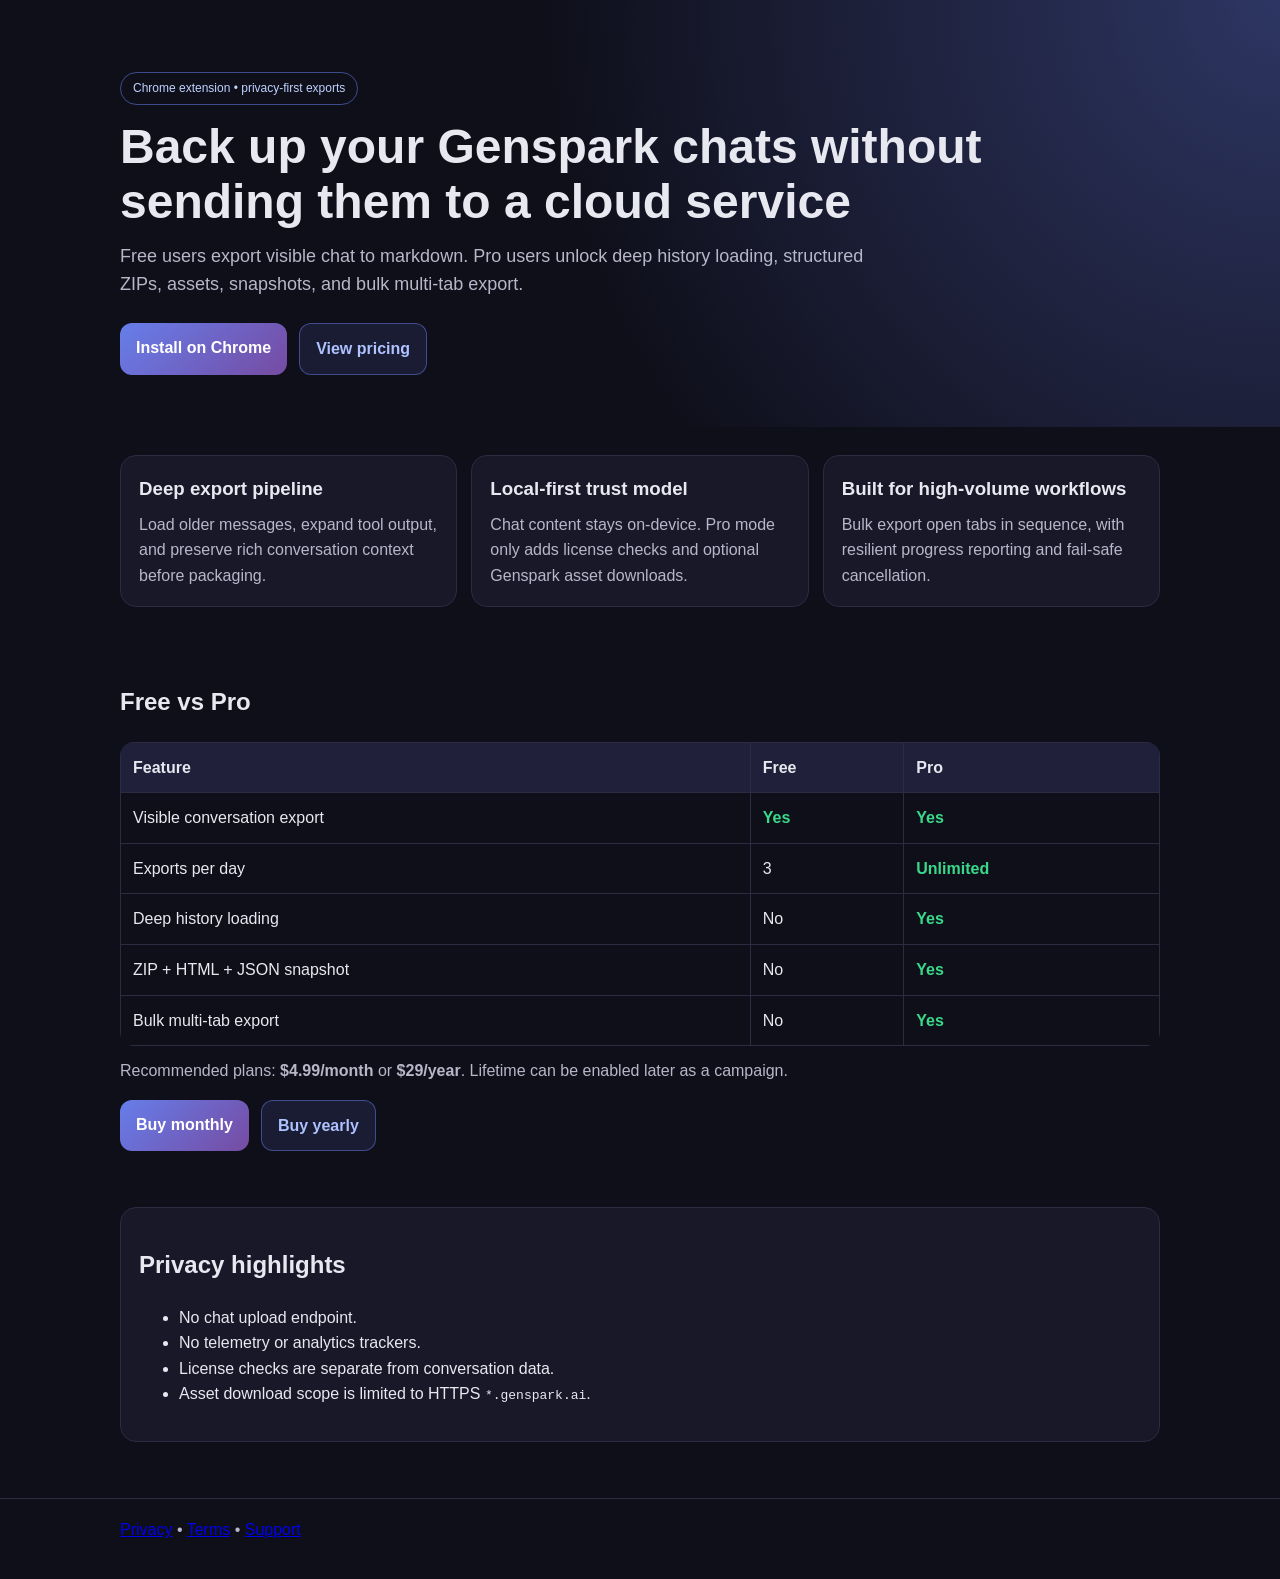
<file: index.html>
<!DOCTYPE html>
<html lang="en">
<head>
  <meta charset="UTF-8" />
  <meta name="viewport" content="width=device-width, initial-scale=1.0" />
  <title>Genspark Bulk Exporter</title>
  <meta name="description" content="Deep-export Genspark conversations to local markdown or ZIP backups. Privacy-focused and built for power users." />
  <link rel="stylesheet" href="./styles.css" />
</head>
<body>
  <main>
    <section class="hero">
      <div class="container">
        <span class="badge">Chrome extension • privacy-first exports</span>
        <h1>Back up your Genspark chats without sending them to a cloud service</h1>
        <p class="lead">Free users export visible chat to markdown. Pro users unlock deep history loading, structured ZIPs, assets, snapshots, and bulk multi-tab export.</p>
        <div class="actions">
          <a class="btn primary" href="#" aria-label="Install from Chrome Web Store">Install on Chrome</a>
          <a class="btn ghost" href="#pricing">View pricing</a>
        </div>
      </div>
    </section>

    <section class="section">
      <div class="container">
        <div class="grid">
          <article class="card">
            <h3>Deep export pipeline</h3>
            <p>Load older messages, expand tool output, and preserve rich conversation context before packaging.</p>
          </article>
          <article class="card">
            <h3>Local-first trust model</h3>
            <p>Chat content stays on-device. Pro mode only adds license checks and optional Genspark asset downloads.</p>
          </article>
          <article class="card">
            <h3>Built for high-volume workflows</h3>
            <p>Bulk export open tabs in sequence, with resilient progress reporting and fail-safe cancellation.</p>
          </article>
        </div>
      </div>
    </section>

    <section class="section" id="pricing">
      <div class="container">
        <h2>Free vs Pro</h2>
        <table>
          <thead>
            <tr>
              <th>Feature</th>
              <th>Free</th>
              <th>Pro</th>
            </tr>
          </thead>
          <tbody>
            <tr>
              <td>Visible conversation export</td>
              <td class="ok">Yes</td>
              <td class="ok">Yes</td>
            </tr>
            <tr>
              <td>Exports per day</td>
              <td>3</td>
              <td class="ok">Unlimited</td>
            </tr>
            <tr>
              <td>Deep history loading</td>
              <td>No</td>
              <td class="ok">Yes</td>
            </tr>
            <tr>
              <td>ZIP + HTML + JSON snapshot</td>
              <td>No</td>
              <td class="ok">Yes</td>
            </tr>
            <tr>
              <td>Bulk multi-tab export</td>
              <td>No</td>
              <td class="ok">Yes</td>
            </tr>
          </tbody>
        </table>
        <p class="muted" style="margin-top:12px;">Recommended plans: <strong>$4.99/month</strong> or <strong>$29/year</strong>. Lifetime can be enabled later as a campaign.</p>
        <div class="actions" style="margin-top:16px;">
          <a class="btn primary" href="https://gensparktools.lemonsqueezy.com/checkout/buy/c4ff6454-350f-4f04-90d9-052425ee9f30">Buy monthly</a>
          <a class="btn ghost" href="https://gensparktools.lemonsqueezy.com/checkout/buy/47be0a91-bee7-45a9-9076-0c4214b518e5">Buy yearly</a>
        </div>
      </div>
    </section>

    <section class="section">
      <div class="container card">
        <h2>Privacy highlights</h2>
        <ul>
          <li>No chat upload endpoint.</li>
          <li>No telemetry or analytics trackers.</li>
          <li>License checks are separate from conversation data.</li>
          <li>Asset download scope is limited to HTTPS <code>*.genspark.ai</code>.</li>
        </ul>
      </div>
    </section>
  </main>

  <footer class="footer">
    <div class="container">
      <a href="./privacy.html">Privacy</a> •
      <a href="./terms.html">Terms</a> •
      <a href="./support.html">Support</a>
    </div>
  </footer>
</body>
</html>
</file>
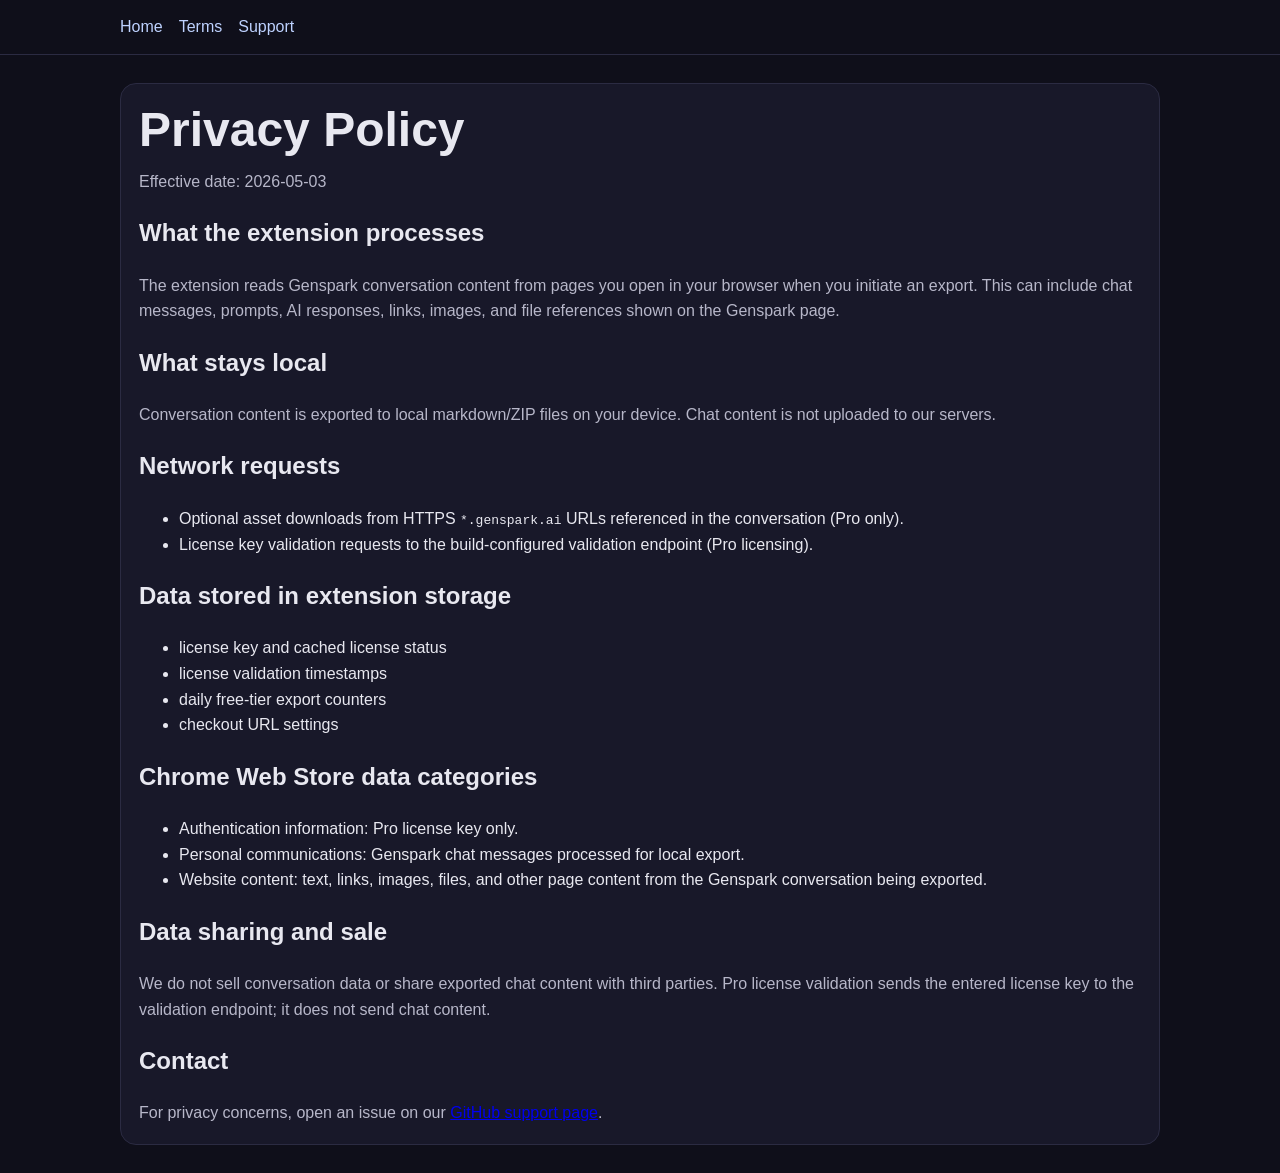
<file: privacy.html>
<!DOCTYPE html>
<html lang="en">
<head>
  <meta charset="UTF-8" />
  <meta name="viewport" content="width=device-width, initial-scale=1.0" />
  <title>Privacy Policy • Genspark Bulk Exporter</title>
  <link rel="stylesheet" href="./styles.css" />
</head>
<body>
  <div class="nav"><div class="container"><a href="./index.html">Home</a><a href="./terms.html">Terms</a><a href="./support.html">Support</a></div></div>
  <main class="section">
    <div class="container card">
      <h1>Privacy Policy</h1>
      <p>Effective date: 2026-05-03</p>
      <h2>What the extension processes</h2>
      <p>The extension reads Genspark conversation content from pages you open in your browser when you initiate an export. This can include chat messages, prompts, AI responses, links, images, and file references shown on the Genspark page.</p>
      <h2>What stays local</h2>
      <p>Conversation content is exported to local markdown/ZIP files on your device. Chat content is not uploaded to our servers.</p>
      <h2>Network requests</h2>
      <ul>
        <li>Optional asset downloads from HTTPS <code>*.genspark.ai</code> URLs referenced in the conversation (Pro only).</li>
        <li>License key validation requests to the build-configured validation endpoint (Pro licensing).</li>
      </ul>
      <h2>Data stored in extension storage</h2>
      <ul>
        <li>license key and cached license status</li>
        <li>license validation timestamps</li>
        <li>daily free-tier export counters</li>
        <li>checkout URL settings</li>
      </ul>
      <h2>Chrome Web Store data categories</h2>
      <ul>
        <li>Authentication information: Pro license key only.</li>
        <li>Personal communications: Genspark chat messages processed for local export.</li>
        <li>Website content: text, links, images, files, and other page content from the Genspark conversation being exported.</li>
      </ul>
      <h2>Data sharing and sale</h2>
      <p>We do not sell conversation data or share exported chat content with third parties. Pro license validation sends the entered license key to the validation endpoint; it does not send chat content.</p>
      <h2>Contact</h2>
      <p>For privacy concerns, open an issue on our <a href="https://github.com/dethompson92/genspark-exporter-site/issues">GitHub support page</a>.</p>
    </div>
  </main>
</body>
</html>
</file>
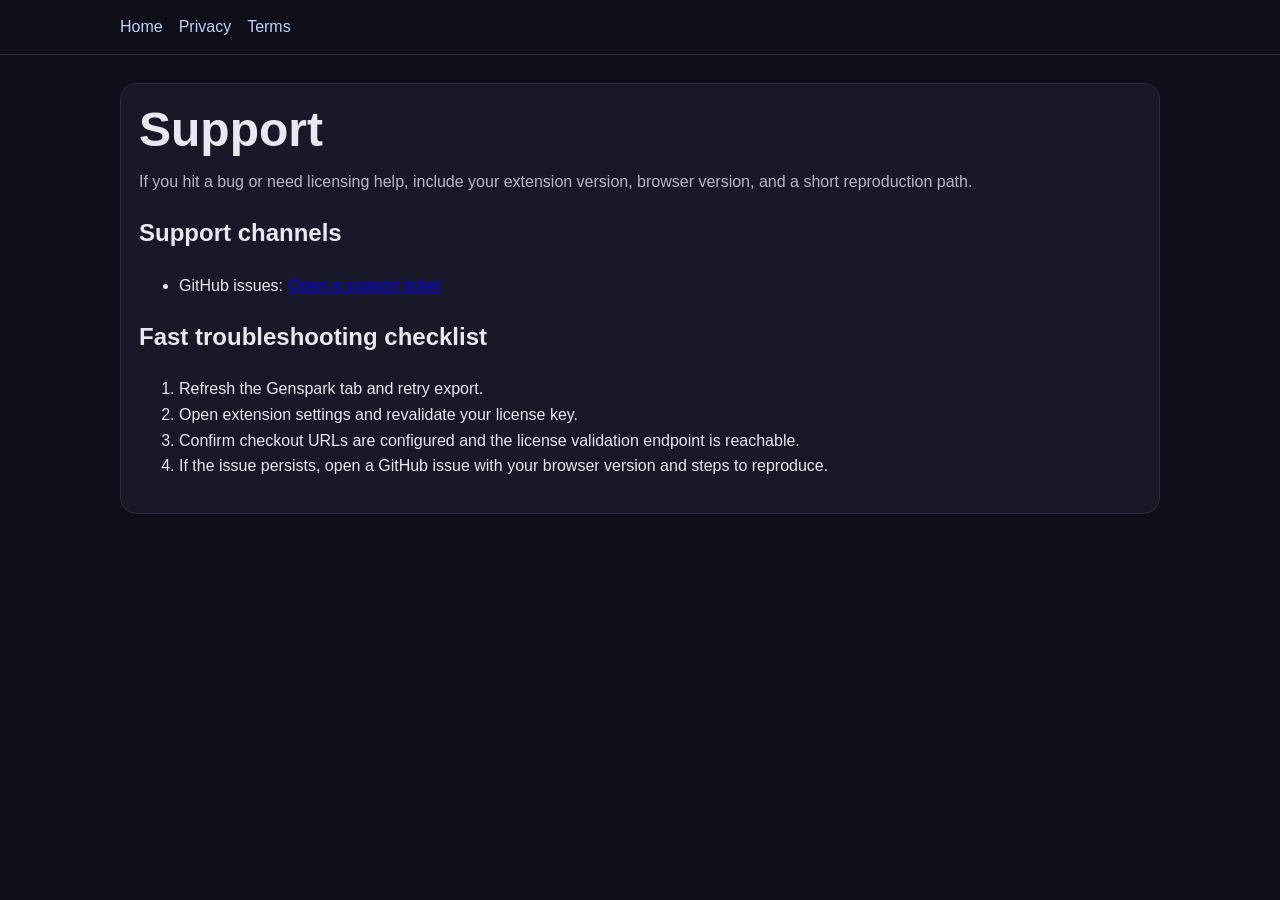
<file: support.html>
<!DOCTYPE html>
<html lang="en">
<head>
  <meta charset="UTF-8" />
  <meta name="viewport" content="width=device-width, initial-scale=1.0" />
  <title>Support • Genspark Bulk Exporter</title>
  <link rel="stylesheet" href="./styles.css" />
</head>
<body>
  <div class="nav"><div class="container"><a href="./index.html">Home</a><a href="./privacy.html">Privacy</a><a href="./terms.html">Terms</a></div></div>
  <main class="section">
    <div class="container card">
      <h1>Support</h1>
      <p>If you hit a bug or need licensing help, include your extension version, browser version, and a short reproduction path.</p>
      <h2>Support channels</h2>
      <ul>
        <li>GitHub issues: <a href="https://github.com/dethompson92/genspark-exporter-site/issues">Open a support ticket</a></li>
      </ul>
      <h2>Fast troubleshooting checklist</h2>
      <ol>
        <li>Refresh the Genspark tab and retry export.</li>
        <li>Open extension settings and revalidate your license key.</li>
        <li>Confirm checkout URLs are configured and the license validation endpoint is reachable.</li>
        <li>If the issue persists, open a GitHub issue with your browser version and steps to reproduce.</li>
      </ol>
    </div>
  </main>
</body>
</html>
</file>
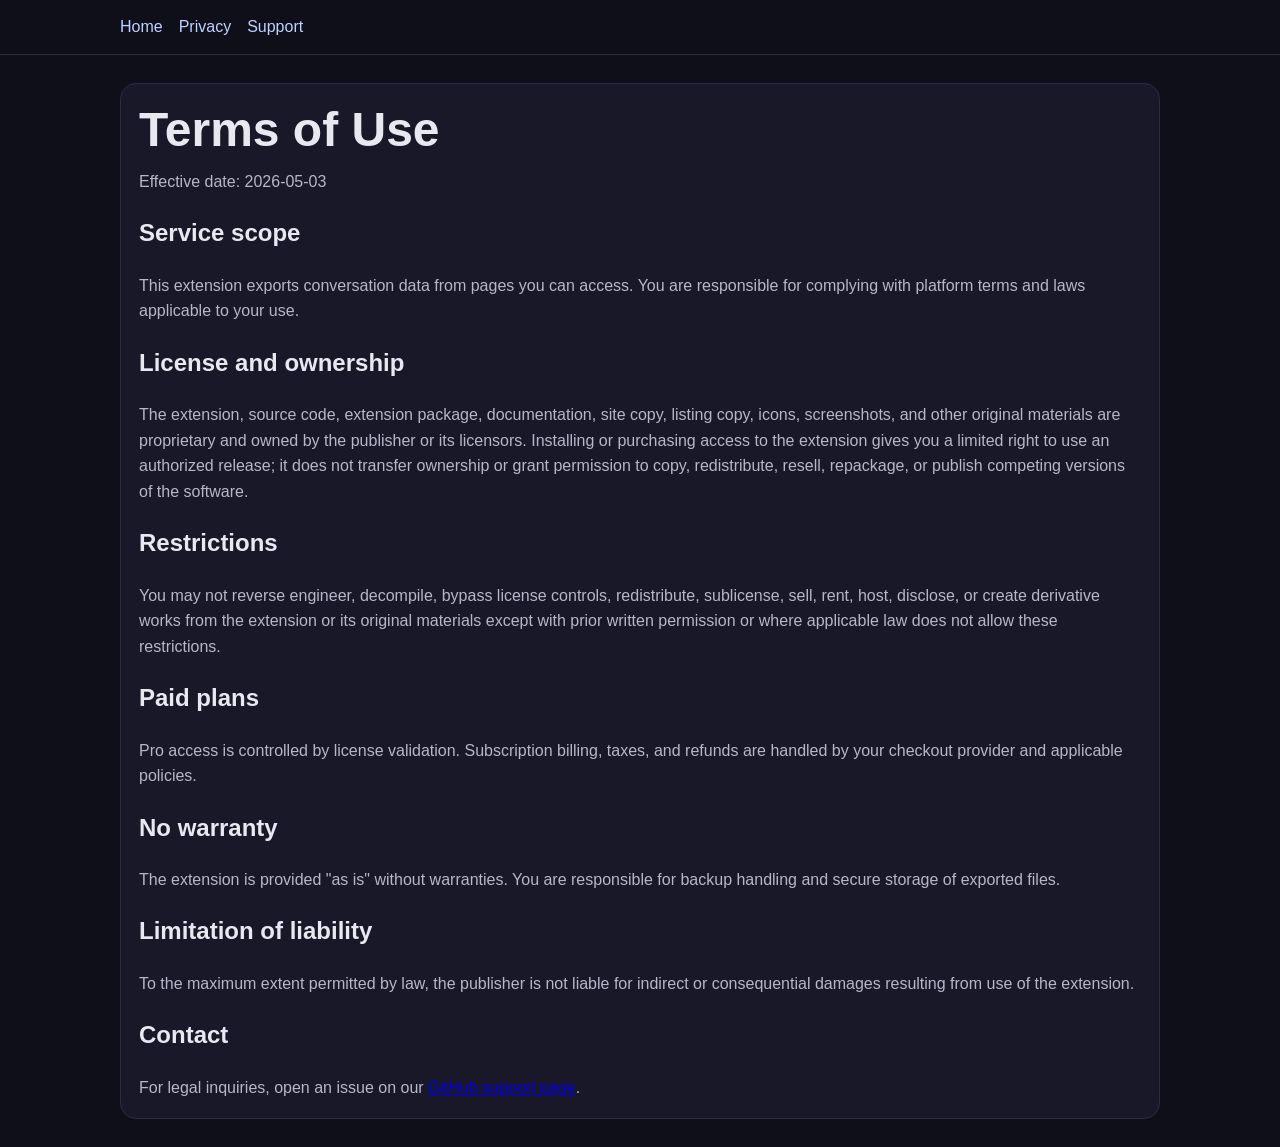
<file: terms.html>
<!DOCTYPE html>
<html lang="en">
<head>
  <meta charset="UTF-8" />
  <meta name="viewport" content="width=device-width, initial-scale=1.0" />
  <title>Terms • Genspark Bulk Exporter</title>
  <link rel="stylesheet" href="./styles.css" />
</head>
<body>
  <div class="nav"><div class="container"><a href="./index.html">Home</a><a href="./privacy.html">Privacy</a><a href="./support.html">Support</a></div></div>
  <main class="section">
    <div class="container card">
      <h1>Terms of Use</h1>
      <p>Effective date: 2026-05-03</p>
      <h2>Service scope</h2>
      <p>This extension exports conversation data from pages you can access. You are responsible for complying with platform terms and laws applicable to your use.</p>
      <h2>License and ownership</h2>
      <p>The extension, source code, extension package, documentation, site copy, listing copy, icons, screenshots, and other original materials are proprietary and owned by the publisher or its licensors. Installing or purchasing access to the extension gives you a limited right to use an authorized release; it does not transfer ownership or grant permission to copy, redistribute, resell, repackage, or publish competing versions of the software.</p>
      <h2>Restrictions</h2>
      <p>You may not reverse engineer, decompile, bypass license controls, redistribute, sublicense, sell, rent, host, disclose, or create derivative works from the extension or its original materials except with prior written permission or where applicable law does not allow these restrictions.</p>
      <h2>Paid plans</h2>
      <p>Pro access is controlled by license validation. Subscription billing, taxes, and refunds are handled by your checkout provider and applicable policies.</p>
      <h2>No warranty</h2>
      <p>The extension is provided "as is" without warranties. You are responsible for backup handling and secure storage of exported files.</p>
      <h2>Limitation of liability</h2>
      <p>To the maximum extent permitted by law, the publisher is not liable for indirect or consequential damages resulting from use of the extension.</p>
      <h2>Contact</h2>
      <p>For legal inquiries, open an issue on our <a href="https://github.com/dethompson92/genspark-exporter-site/issues">GitHub support page</a>.</p>
    </div>
  </main>
</body>
</html>
</file>
<file: styles.css>
:root {
  --bg: #0f0f1a;
  --card: #181829;
  --border: #2b2b42;
  --text: #e8e8f0;
  --muted: #b7b7c9;
  --accentA: #667eea;
  --accentB: #764ba2;
  --ok: #39d98a;
}
* { box-sizing: border-box; }
body {
  margin: 0;
  font-family: Inter, -apple-system, BlinkMacSystemFont, 'Segoe UI', sans-serif;
  background: var(--bg);
  color: var(--text);
  line-height: 1.6;
}
.container {
  width: min(1040px, 92%);
  margin: 0 auto;
}
.hero {
  padding: 72px 0 52px;
  background: radial-gradient(circle at top right, rgba(102,126,234,0.35), transparent 55%);
}
.badge {
  display: inline-block;
  border: 1px solid rgba(102,126,234,0.55);
  color: #bed2ff;
  border-radius: 999px;
  padding: 6px 12px;
  font-size: 12px;
  margin-bottom: 14px;
}
h1 {
  margin: 0 0 12px;
  font-size: clamp(28px, 4vw, 48px);
  line-height: 1.15;
}
p.lead {
  margin: 0;
  color: var(--muted);
  max-width: 760px;
  font-size: 18px;
}
.actions {
  display: flex;
  flex-wrap: wrap;
  gap: 12px;
  margin-top: 24px;
}
.btn {
  display: inline-block;
  text-decoration: none;
  padding: 12px 16px;
  border-radius: 12px;
  font-weight: 700;
}
.btn.primary {
  color: #fff;
  background: linear-gradient(135deg, var(--accentA), var(--accentB));
}
.btn.ghost {
  color: #adc2ff;
  border: 1px solid rgba(102,126,234,0.5);
  background: rgba(102,126,234,0.12);
}
.section { padding: 28px 0; }
.grid {
  display: grid;
  grid-template-columns: repeat(auto-fit, minmax(240px, 1fr));
  gap: 14px;
}
.card {
  background: var(--card);
  border: 1px solid var(--border);
  border-radius: 16px;
  padding: 18px;
}
.card h3 { margin: 0 0 8px; }
.card p { margin: 0; color: var(--muted); }
table {
  width: 100%;
  border-collapse: collapse;
  overflow: hidden;
  border-radius: 14px;
}
th, td {
  border: 1px solid var(--border);
  padding: 12px;
  text-align: left;
}
th { background: #20203a; }
.ok { color: var(--ok); font-weight: 700; }
small, .muted { color: var(--muted); }
.footer {
  border-top: 1px solid var(--border);
  margin-top: 28px;
  padding: 18px 0 36px;
  color: var(--muted);
}
.nav {
  padding: 14px 0;
  border-bottom: 1px solid var(--border);
}
.nav a {
  color: #bed2ff;
  text-decoration: none;
  margin-right: 16px;
}
</file>
